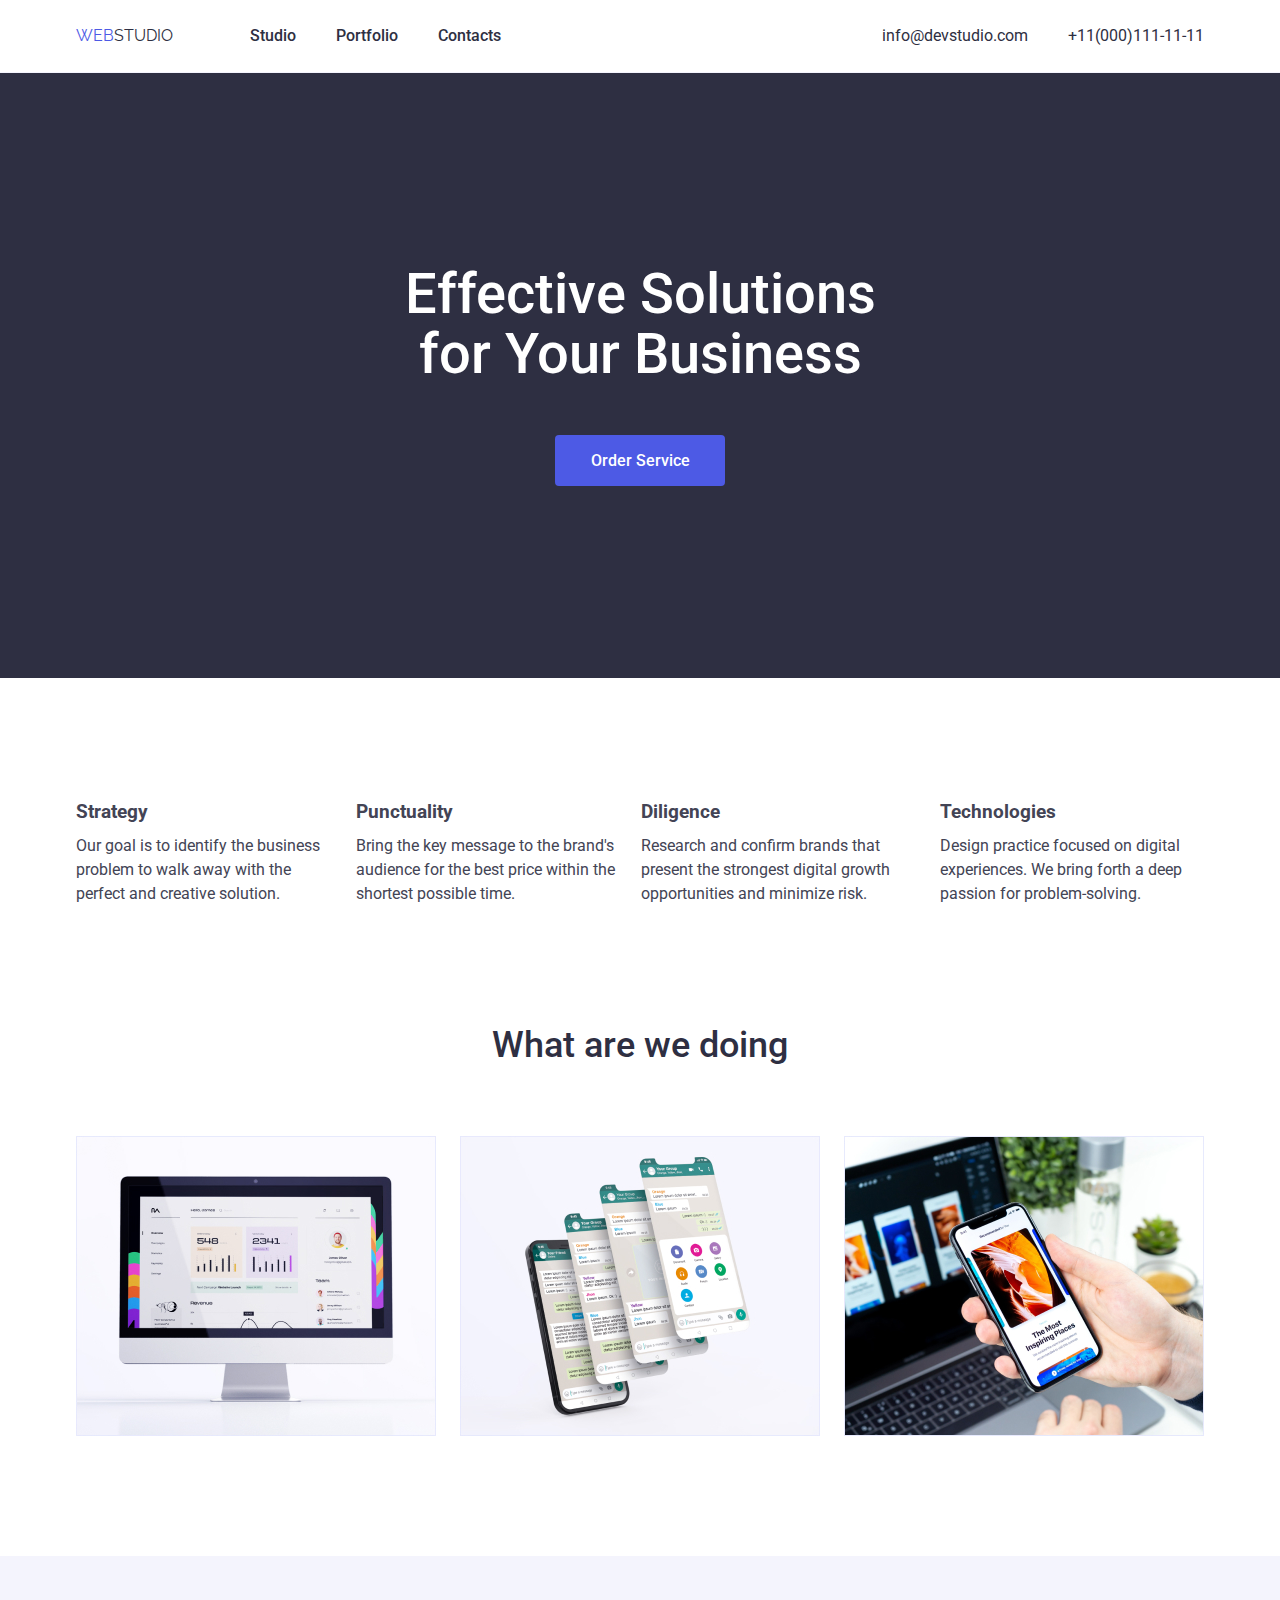
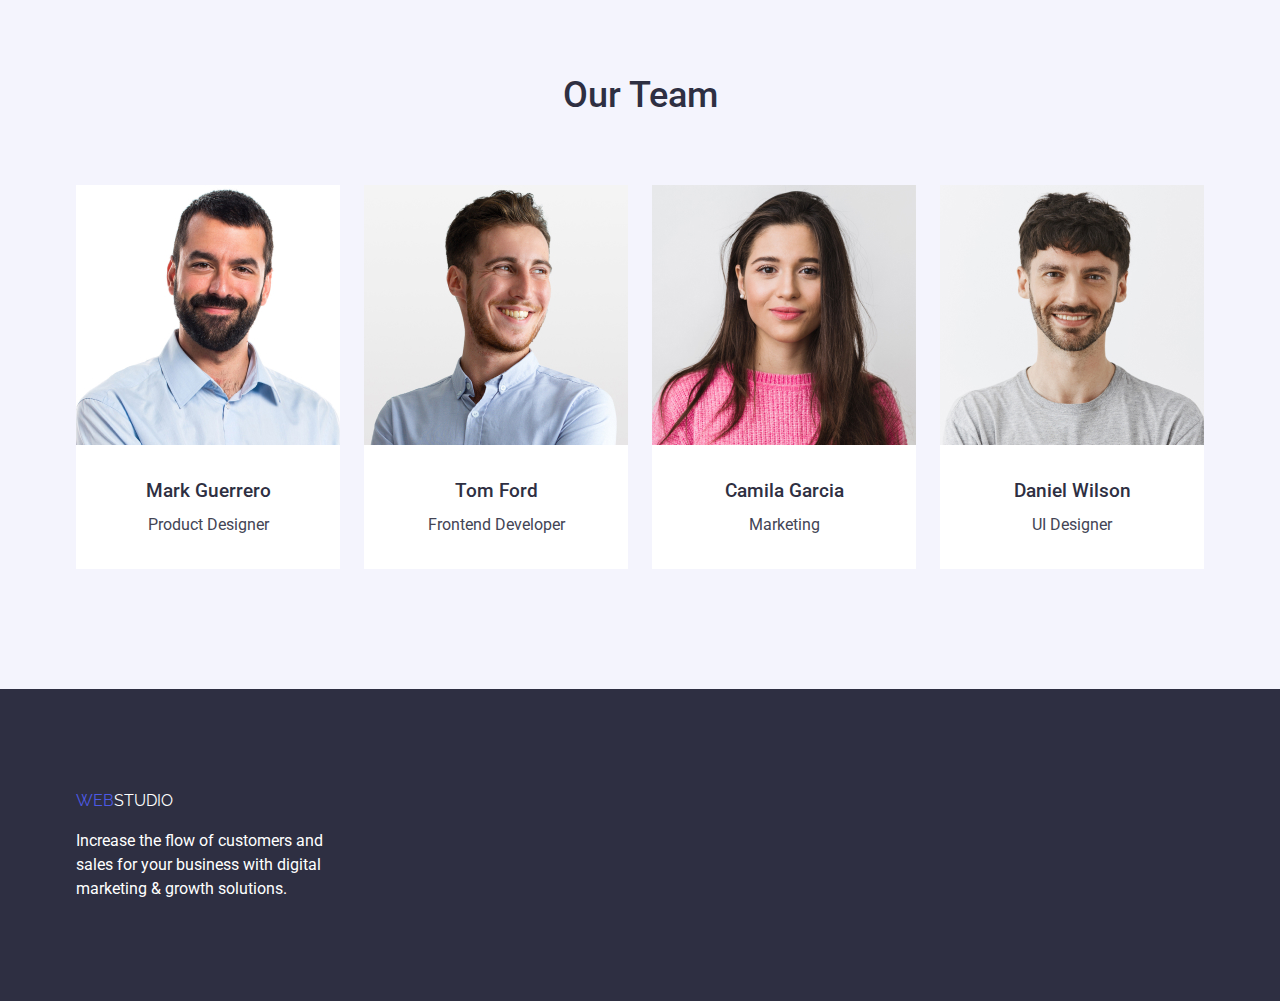
<file: index.html>
<!DOCTYPE html>

<html lang="en">
<head>
    <meta charset="UTF-8">
    <meta http-equiv="X-UA-Compatible" content="IE=edge">
    <meta name="viewport" content="width=device-width, initial-scale=1.0">
    <title>Document</title>
    <link rel="preconnect" href="https://fonts.googleapis.com"><link rel="preconnect" href="https://fonts.gstatic.com" crossorigin>
    <link href="https://fonts.googleapis.com/css2?family=Raleway:wght@800&family=Roboto:wght@400;500&display=swap" rel="stylesheet">
    <link rel="stylesheet" href="https://cdnjs.cloudflare.com/ajax/libs/modern-normalize/0.6.0/modern-normalize.min.css">
    <link rel="stylesheet" href="./css/style.css">
</head>
<body>
    <header class="header-container">
        <div class="container container-nav"> 
        <nav class="nav-items">
            <a href="./index.html" class="logo"><span class="logo-web">Web</span>Studio</a>
            <ul class="list-header-page list">
                <li class="item"><a class="link" href="">Studio</a></li>
                <li class="item"><a class="link" href="./potfolio.html">Portfolio</a></li>
                <li class="item"><a class="link" href="">Contacts</a></li>
            </ul>
        </nav>
        <ul class="list-mail-tel list">
            <li class="item"><a class="link" href="mailto:info@devstudio.com">info@devstudio.com</a></li>
            <li class="item"><a class="link" href="tel:+11(000)111-11-11">+11(000)111-11-11</a></li>
        </ul>
    </div>
    </header>
    <main class="main">
        <section class="main-section">
            <h1 class="title">Effective Solutions for Your Business</h1>
            <button type="button" class="main-btn link">Order Service</button>
        </section>
            <section lass="section">
                <div class="container">
                <h2 class="visually-hidden">Skills</h2>
                    <ul class="main-list list">
                        <li class="main-item">
                            <h3 class="main-title">Strategy</h3>
                            <p>Our goal is to identify the business
                            problem to walk away with the perfect and creative solution.</p>
                        </li>
                        <li class="main-item">
                            <h3 class="main-title" >Punctuality</h3>
                            <p>Bring the key message to the brand's audience for the best price within the shortest possible time.</p>
                        </li>
                        <li class="main-item">
                            <h3 class="main-title">Diligence</h3>
                            <p>Research and confirm brands that present the strongest digital growth opportunities and minimize risk.</p>
                        </li>
                        <li class="main-item">
                            <h3 class="main-title">Technologies</h3>
                            <p>Design practice focused on digital experiences. We bring forth a deep passion for problem-solving.</p>
                        </li>
                    </ul>
                </div>
            </section>
            <section class="section-photo">
                <div class="container">
                <h2 class="section-title">What are we doing</h2>
                    <ul class="gadjet-list list">
                        <li class="item">
                            <img src="./imаges/comp1 (2).jpg" alt="photo" width="360" height="300">
                        </li>
                        <li class="item">
                            <img src="./imаges/tel2 (2).jpg" alt="photo" width="360" height="300">
                        </li>
                        <li class="item">
                            <img src="./imаges/comp3 (2).jpg" alt="photo" width="360" height="300">
                        </li>
                    </ul>
                </div>
            </section>
        <section class="main-team section">
            <div class="container">
            <h2 class="section-title">Our Team</h2>
                <ul class="team-list list">
                    <li class="item">
                        <img src="./imаges/team1.jpg" alt="photo" width="264" height="260"> 
                        <div class="team-name-container">
                        <h3 class="title-name">Mark Guerrero</h3>
                        <p>Product Designer</p>
                        </div>
                    </li>
                    <li class="item">
                        <img src="./imаges/team2.jpg" alt="photo" width="264" height="260">
                        <div class="team-name-container">
                        <h3 class="title-name">Tom Ford</h3>
                        <p>Frontend Developer</p>
                        </div>
                    </li>
                    <li class="item">
                        <img src="./imаges/team3.jpg" alt="photo" width="264" height="260">
                        <div class="team-name-container">
                        <h3 class="title-name">Camila Garcia</h3>
                        <p>Marketing</p>
                        </div>
                    </li>
                    <li class="item">
                        <img src="./imаges/team4.jpg" alt="photo" width="264" height="260">
                        <div class="team-name-container">
                        <h3 class="title-name">Daniel Wilson</h3>
                        <p>UI Designer</p>
                        </div>
                    </li>
                </ul>
            </div>
            </section>
    </main>
    <footer class="footer-page">
        <div class="container">
            <div class="fot-text">
            <a href="./index.html" class="name-logo"><span class="footer-logo-page">Web</span>Studio</a>
            <p class="footer-text-page">Increase the flow of customers and sales for your business with digital marketing & growth solutions.</p>
            </div>
        </div>
    </footer>  
</body>
</html>
</file>
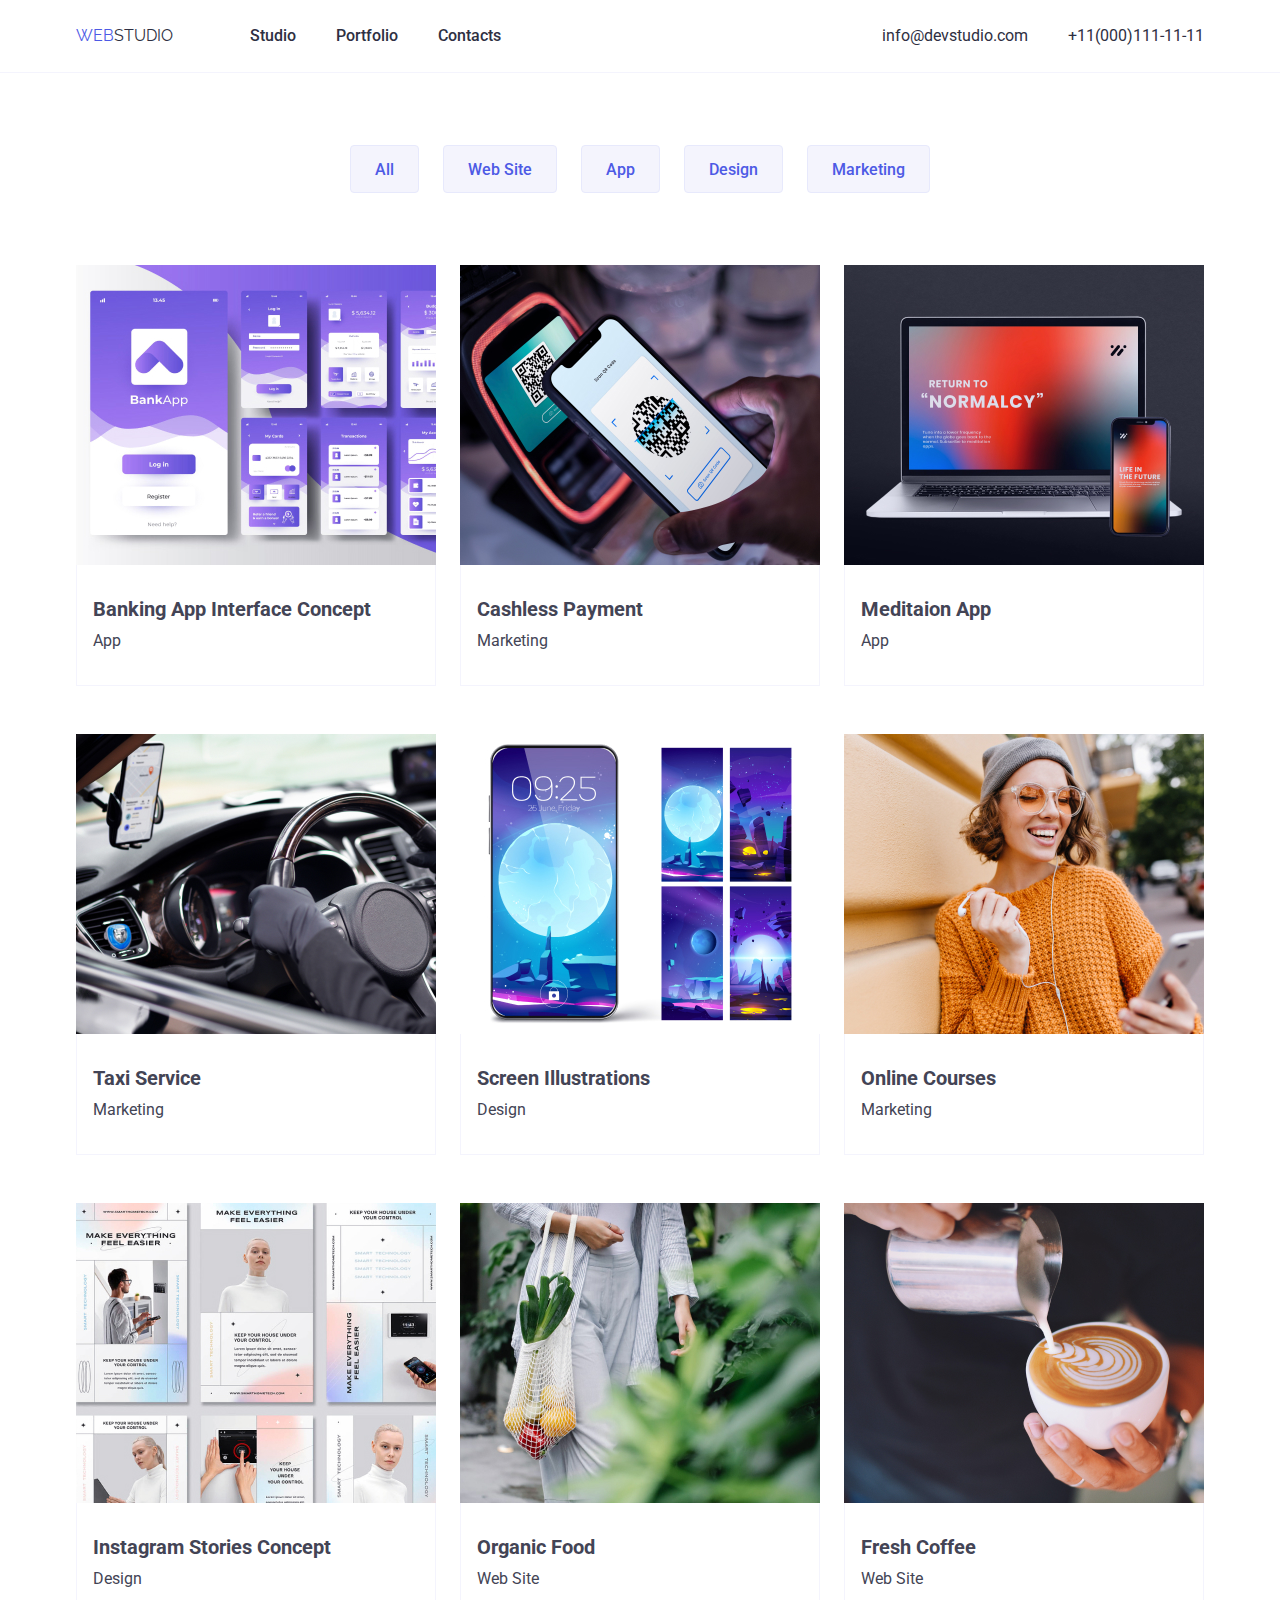
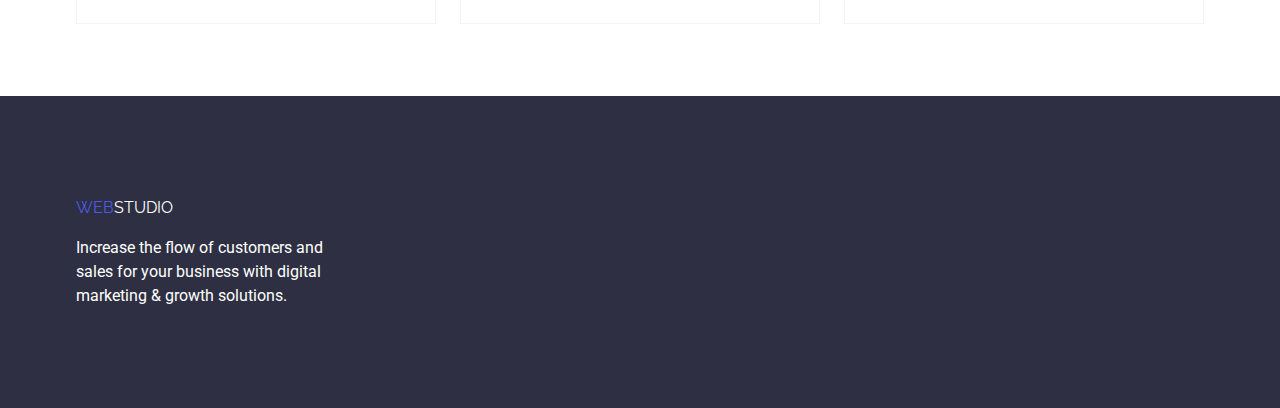
<file: potfolio.html>
<!DOCTYPE html>
<html lang="en">
<head>
    <meta charset="UTF-8">
    <meta http-equiv="X-UA-Compatible" content="IE=edge">
    <meta name="viewport" content="width=device-width, initial-scale=1.0">
    <title>Document</title>
    <link rel="preconnect" href="https://fonts.googleapis.com"><link rel="preconnect" href="https://fonts.gstatic.com" crossorigin>
    <link href="https://fonts.googleapis.com/css2?family=Raleway:wght@800&family=Roboto:wght@400;500&display=swap" rel="stylesheet">
    <link rel="stylesheet" href="https://cdnjs.cloudflare.com/ajax/libs/modern-normalize/0.6.0/modern-normalize.min.css">
    <link rel="stylesheet" href="./css/style.css">
</head>
<body>
    <header class="header-container">
        <div class="container container-nav">
            <nav class="nav-items">
            <a href="./index.html" class="logo"><span class="logo-web">Web</span>Studio</a>

                <ul class="list-header-page list">
                    <li class="item"><a href="./index.html" class="link">Studio</a></li>
                    <li class="item"><a href="./portfolio.html" class="link">Portfolio</a></li>
                    <li class="item"><a href="" class="link">Contacts</a></li>
                </ul>
            </nav>
                <ul class="list-mail-tel list">
                    <li class="item"><a href="mailto:info@devstudio.com" class="link">info@devstudio.com</a></li>
                    <li class="item"><a href="tel:+11(000)1111111" class="link">+11(000)111-11-11</a></li>
                </ul>
            </div>
    </header>
    <main class="hero">
        <section class="section-btn">
            <div class="container">
            <h1 class="visually-hidden">Portfolio Page</h1>
                <ul class="portfolio-links list">
                    <li class="item"><button type="button" class="portfolio-buttons">All</button></li>
                    <li class="item"><button type="button" class="portfolio-buttons">Web Site</button></li>
                    <li class="item"><button type="button" class="portfolio-buttons">App</button></li>
                    <li class="item"><button type="button" class="portfolio-buttons">Design</button></li>
                    <li class="item"><button type="button" class="portfolio-buttons">Marketing</button></li>
                </ul>
            <ul class="list-img list">
                <li class="item">
                  <img src="./imаges/img1.jpg" alt="photo" width="360" height="300">
                  <div class="item-text">
                    <h2 class="hero-title">Banking App Interface Concept</h2>
                    <p class="hero-text">App</p>
                </div>
                </li>
                <li class="item">
                  <img src="./imаges/img2.jpg" alt="photo" width="360" height="300">
                    <div class="item-text">
                    <h2 class="hero-title">Cashless Payment</h2>
                    <p class="hero-text">Marketing</p>
                    </div>
                </li>
                <li class="item">
                  <img src="./imаges/img3.jpg" alt="meditaion-app" width="360" height="300">
                   <div class="item-text">
                    <h2 class="hero-title">Meditaion App</h2>
                    <p class="hero-text">App</p>
                   </div> 
                </li>
                <li class="item">
                   <img src="./imаges/img4.jpg" alt="photo" width="360" height="300">
                    <div class="item-text">
                    <h2 class="hero-title">Taxi Service</h2>
                    <p class="hero-text">Marketing</p>
                    </div>
                </li>
                <li class="item">
                    <img src="./imаges/img5.jpg" alt="photo" width="360" height="300">
                        <div class="item-text">
                        <h2 class="hero-title">Screen Illustrations</h2>
                        <p class="hero-text">Design</p>
                        </div>
                </li>
                <li class="item">
                    <img src="./imаges/img6.jpg" alt="photo" width="360" height="300">
                        <div class="item-text">
                        <h2 class="hero-title">Online Courses</h2>
                        <p class="hero-text">Marketing</p>
                        </div>
                </li>
                <li class="item">
                  <img src="./imаges/img7.jpg" alt="photo" width="360" height="300">
                    <div class="item-text">
                     <h2 class="hero-title">Instagram Stories Concept</h2>
                    <p class="hero-text">Design</p>
                    </div>
                </li>
                <li class="item">
                     <img src="./imаges/img8.jpg" alt="photo" width="360" height="300">
                        <div class="item-text">
                        <h2 class="hero-title">Organic Food</h2>
                        <p class="hero-text">Web Site</p>
                        </div>
                </li>
                <li class="item">
                     <img src="./imаges/img9.jpg" alt="photo" width="360" height="300">
                       <div class="item-text">
                        <h2 class="hero-title">Fresh Coffee</h2>
                        <p class="hero-text">Web Site</p>
                       </div> 
                </li>
            </ul>
        </div>
    </main>
    <footer class="footer-page">
        <div class="container">
            <div class="fot-text">
                <a href="./index.html" class="name-logo"><span class="footer-logo-page">Web</span>Studio</a>
            <p class="footer-text-page">Increase the flow of customers and sales for your business with digital marketing & growth solutions.</p>
            </div>
        </div>
    </footer>  
</body>
</html>
</file>
<file: css/style.css>
/* header color: #2E2F42 */
/* Primary text color: #434455 */
/* accent #434455 */
/* header and footer background color #434455 */
/* section background color #F4F4FD */


*,
::after,
::before{
    box-sizing:border-box;
}

:root {
    --primary-text-color:#434455;
    --title-text-color:#2E2F42;
    --primary-white-color:#ffffff;
    --accent-color:#4D5AE5;
    --light-color:#F4F4FD;
    --an-accent-color:#404BBF;
}

body {
    margin:0;
    background-color: var(--primary-white-color);
    color: var(--primary-text-color);
    font-family: 'Roboto', sans-serif;
    font-weight: 400;
    line-height: 1.5;
}

p, h2 {
    margin-top:0;
    margin-bottom:0;
}

img{
    display:block;
    width:100%;
    height:auto;
}

.list{
    margin:0;
    padding:0;
    list-style:none;
}


/* logo */

.logo {
    color: var(--title-text-color);
    text-transform:uppercase;
    font-family:'Raleway', sans-serif;
    text-decoration:none;
}
.logo-web {
    color:var(--accent-color);
}

/* navigation links */

header {
    box-shadow: var(--card-shadow);
}

.list-header-page {
    display:flex;
    margin-left:77px;
}

.container {
    width:1152px;
    padding-left:12px;
    padding-right:12px;
    margin:0 auto;
}

.section {
    padding-top:120px;
    padding-bottom:120px;
}

.container-nav {
    display:flex;
    align-items:center;
}

.nav-items {
    display:flex;
    align-items:center;
}

.header-container{
    border-bottom:0.5px solid var(--light-color);
}

.list-header-page .link {
    display:block;
    padding-top:24px;
    padding-bottom:24px;

    text-decoration:none;
    color:var(--title-text-color);

    font-weight:500;
}

.list-header-page .item:not(:last-child) {
    margin-right:40px;
}

.list-header-page .link:hover,
.list-header-page .link:focus,
.list-header-page .link:active {
    color:var(--accent-color);
}


/* list */


.list-mail-tel  {
    display:flex;
    align-items:center;
    margin-left:auto;
}

.list-mail-tel .link {
    text-decoration:none;
    color:var(--title-text-color);
    padding-top:24px;
    padding-bottom:24px;
}

.list-mail-tel .link:hover,
.list-mail-tel .link:focus,
.list-mail-tel .link:active {
    color:var(--accent-color);
}

.list-mail-tel .item:not(:last-child){
    margin-right:40px;
}


.main-section {
    padding-top:192px;
    padding-bottom:192px;
    text-align:center;
    background-color:var(--title-text-color);
}

.title {
    margin:0 auto;
    margin-top:0;
    margin-bottom:50px;
    width:492px;

    color: var(--primary-white-color);

    font-size:56px;
    font-weight:500;
    line-height: 1.07;
}

.main-btn {
   padding:16px 32px;
    border-radius: 4px;
    text-align:center;
    min-width:170px;

    background-color:var(--accent-color);
    border:none;
    cursor: pointer;
    font-family: inherit;
    color:var(--primary-white-color);

    font-weight:500; 
    font-size: 16px;
    line-height: 1.2;

}

.main-btn:hover {
    background-color:var(--an-accent-color)
}

.main-btn:active {
    background-color:var(--accent-color)
}

/* unique page */

.section-title{
    margin-top:0;
    margin-bottom:70px;
    color:var(--title-text-color);
    text-align:center;

    font-weight: 500;
    font-size: 36px;
    line-height: 1.1;
}

.visually-hidden{
    position: absolute;
    white-space: nowrap;
    width: 1px;
    height: 1px;
    overflow: hidden;
    border: 0;
    padding: 0;
    clip: rect(0 0 0 0);
    clip-path: inset(50%);
    margin: -1px;
}

.main-list {
    display:flex;
    padding-top: 120px;
    padding-bottom: 120px;
}

.main-list .main-item:not(:last-child) {
    margin-right:24px;
}
.main-title {
    margin-top:0;
    margin-bottom:8px;
}

.section-photo {
    padding-top:0;
    padding-bottom:120px;
}

.gadjet-list {
    display:flex;
    justify-content:center;
}

.gadjet-list .item:not(:last-child) {
    margin-right:24px;
}
/* Team info */

.main-team {
    background-color:var(--light-color);
}

.title-name {
    margin:0;
    margin-bottom:8px;
    color:var(--title-text-color);

    font-weight:500;
}

.team-list .item {
    background-color:var(--primary-white-color);
}

.team-name-container{
    padding-top:32px;
    padding-bottom:32px;
}
.team-list{
    display:flex;
}
.team-list .item{
    text-align:center;
 }
 .team-list .item:not(:last-child){
     margin-right:24px;
 }

/* footer */

.footer-page {
        padding-top:100px;
        padding-bottom:100px;
        background-color:var(--title-text-color);
}

.fot-text {
    width:265px;
}

.footer-text-page {
    color:var(--primary-white-color);
}


.name-logo {
    display:inline-block;
    margin-bottom:16px;
    color:var(--primary-white-color);
    text-transform:uppercase;
    font-family:'Raleway', sans-serif;
    text-decoration:none;
}

.footer-logo-page {
    color:var(--accent-color)
}

/* Portfolio */

.portfolio-links {
    display:flex;
    justify-content:center;

    margin-bottom:72px;
    padding:0;
}

.portfolio-links .item:not(:last-child){
    margin-right:24px;
}

.section-btn {
    padding-top: 72px;
    padding-bottom: 72px;
}

.portfolio-buttons{
    border-radius:4px;
    height:48px;
    padding:12px 24px;
    color:var(--accent-color);
    background-color:var(--light-color);
    border:none;
    font-family:inherit;
    border: 1px solid #E7E9FC;

    font-weight: 500;
    font-size: 16px;
    line-height: 1.5;
}

.portfolio-buttons:hover,
.portfolio-buttons:focus {
    color:var(--primary-white-color);
    background-color:var(--accent-color);
    cursor: pointer;
    border:1px solid var(--accent-color);
}

.list-img {
    display:flex;
    flex-wrap:wrap;
    gap: 48px 24px;
}

.list-img .hero-title {
    font-size:20px;
    line-height:1.2;
}

.list-img .item-text {
    padding-top:32px;
    padding-bottom:32px;
    padding-left:16px;
    border-left:0.5px solid var(--light-color);
    border-right:0.5px solid var(--light-color);
    border-bottom:0.5px solid var(--light-color);
}

.list-img .hero-title {
    margin-bottom:8px;
}

.list-img .item:nth-child(3n){
    margin-right:0;
}

.list-img .item:nth-last-child(-n + 3){
    margin-bottom:0;
}
</file>
